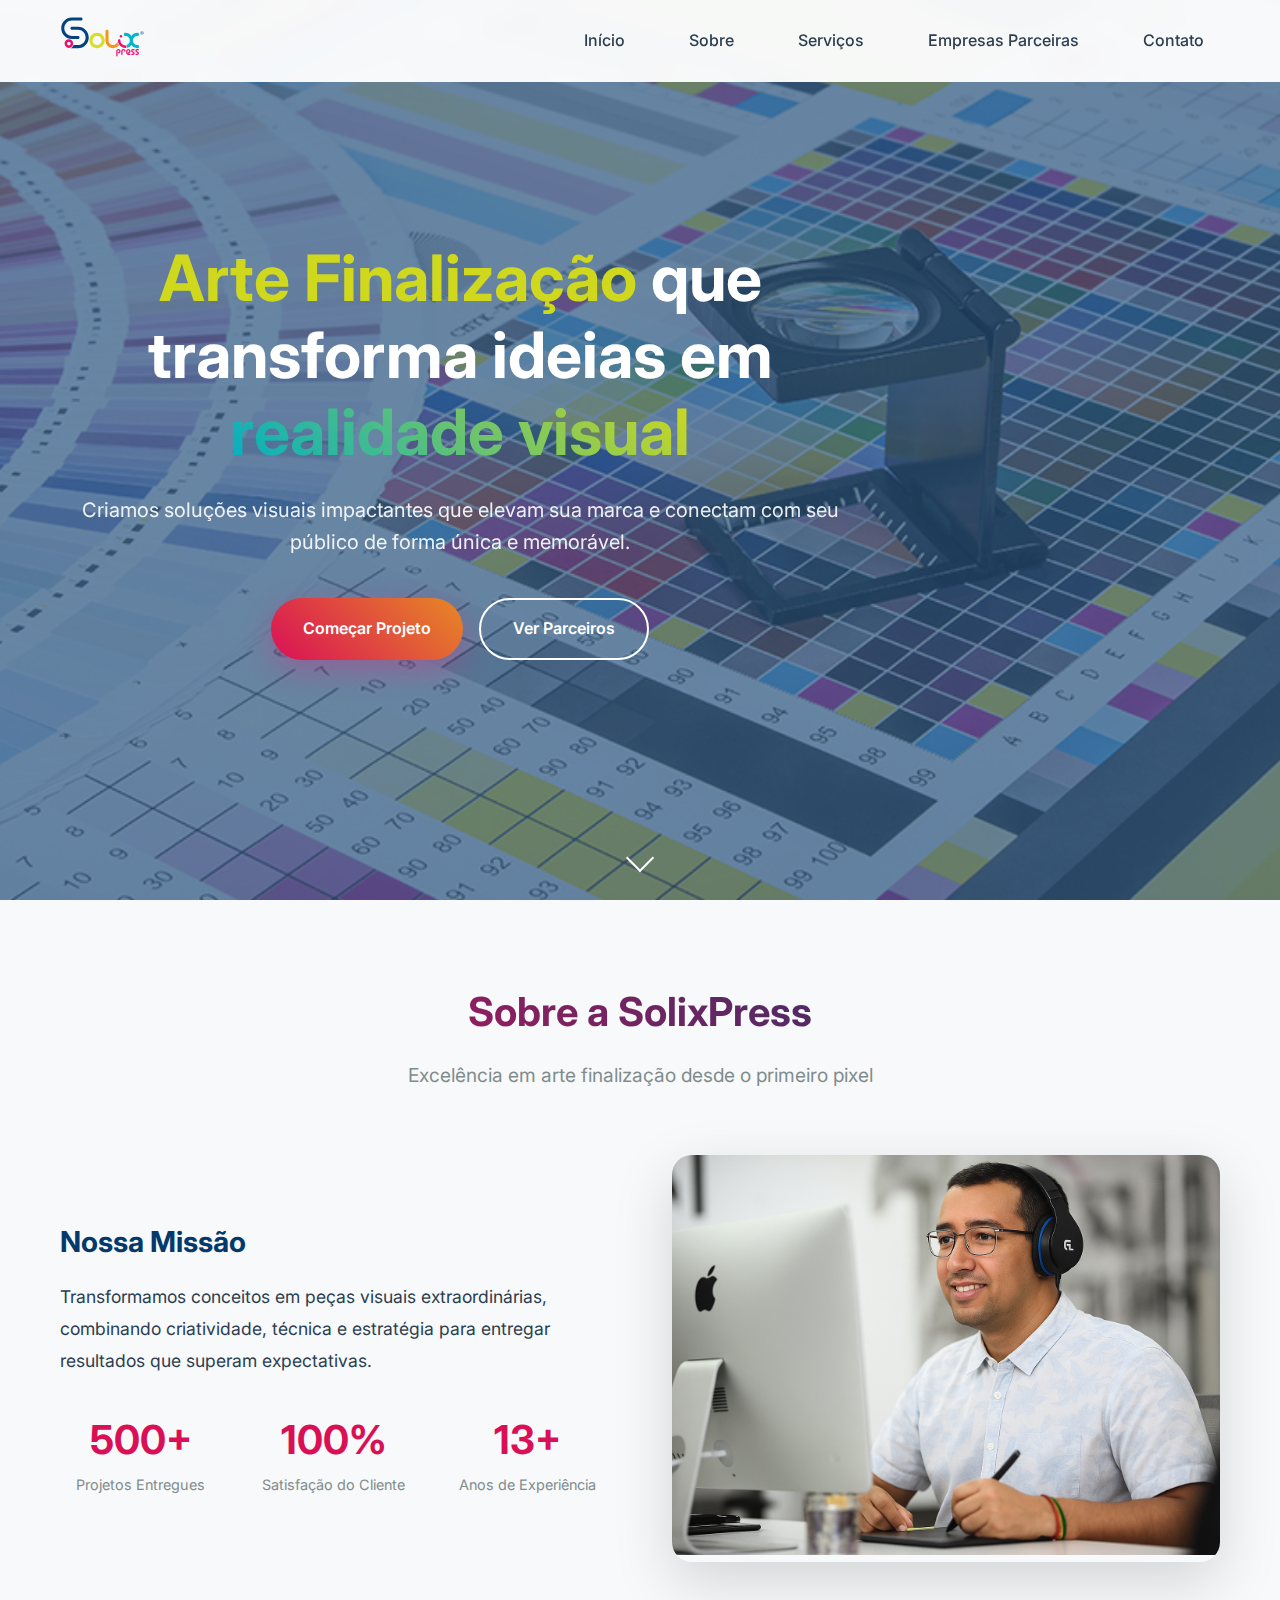
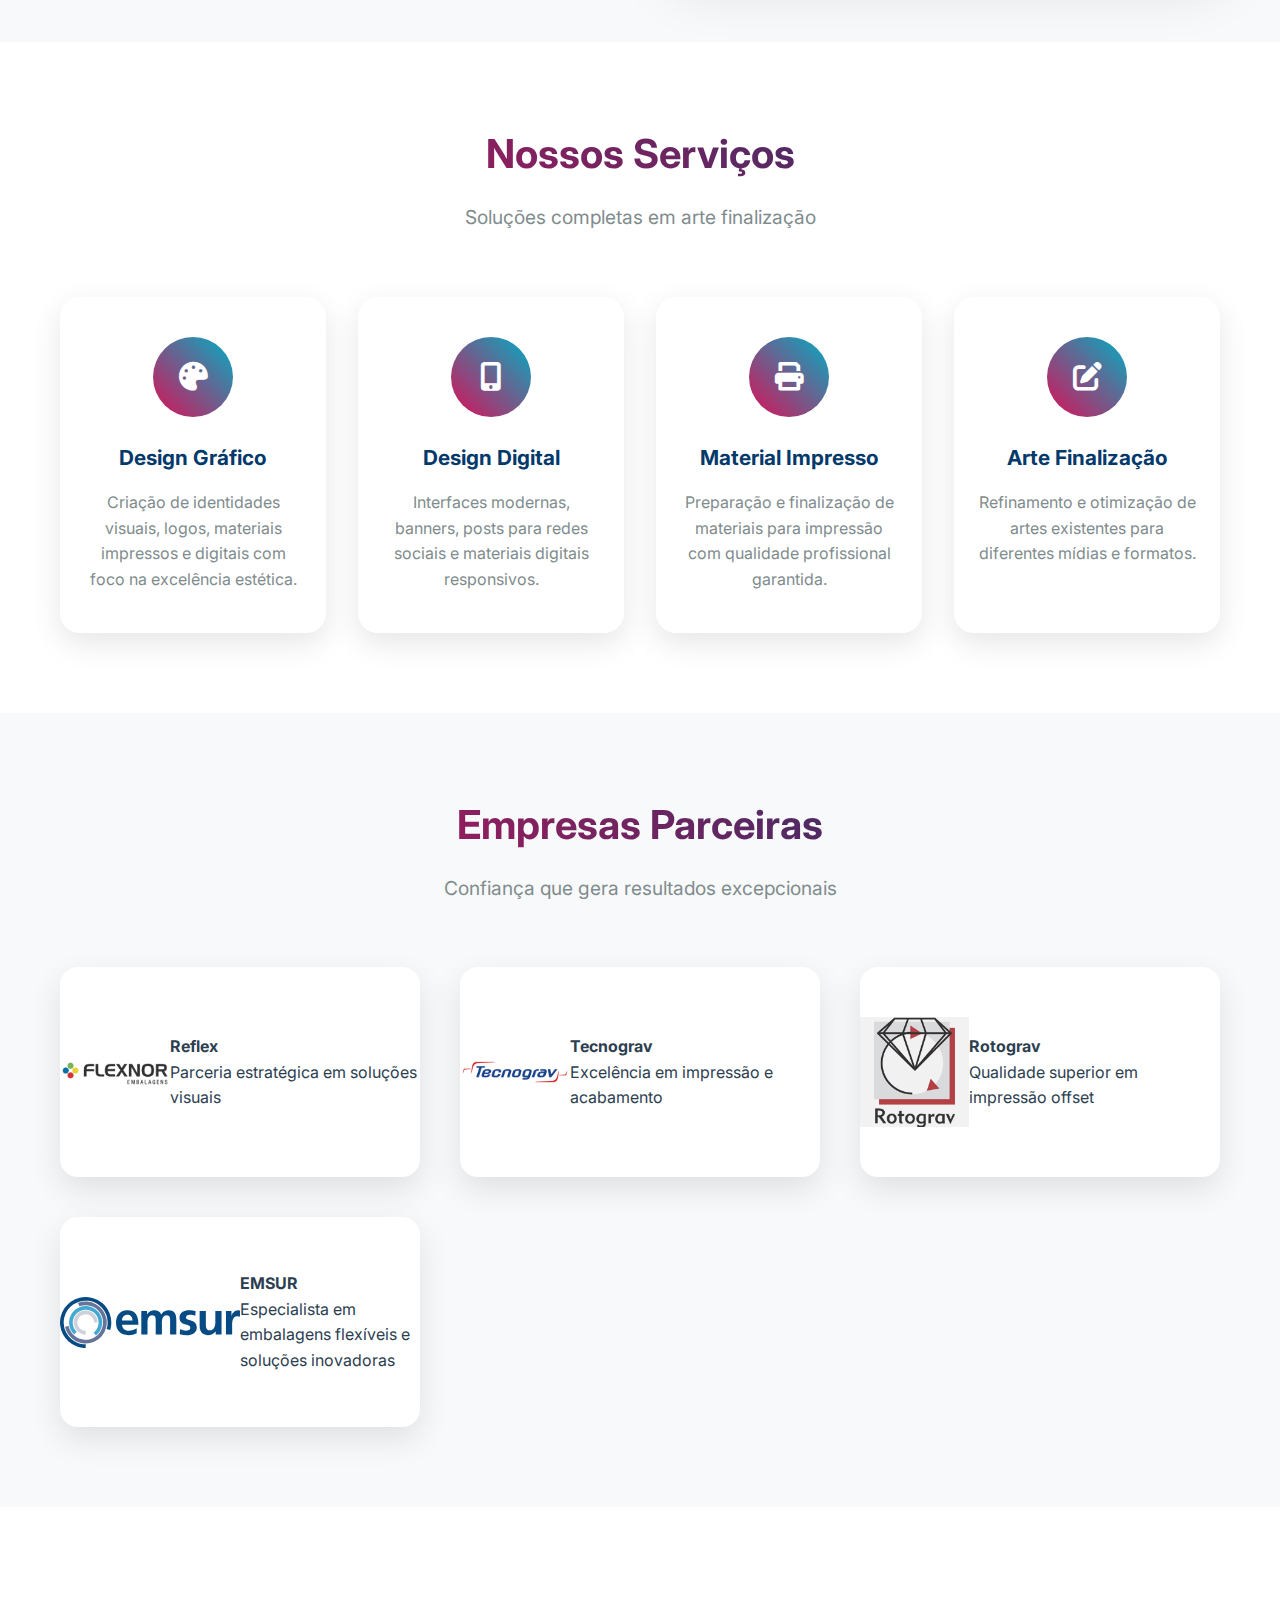
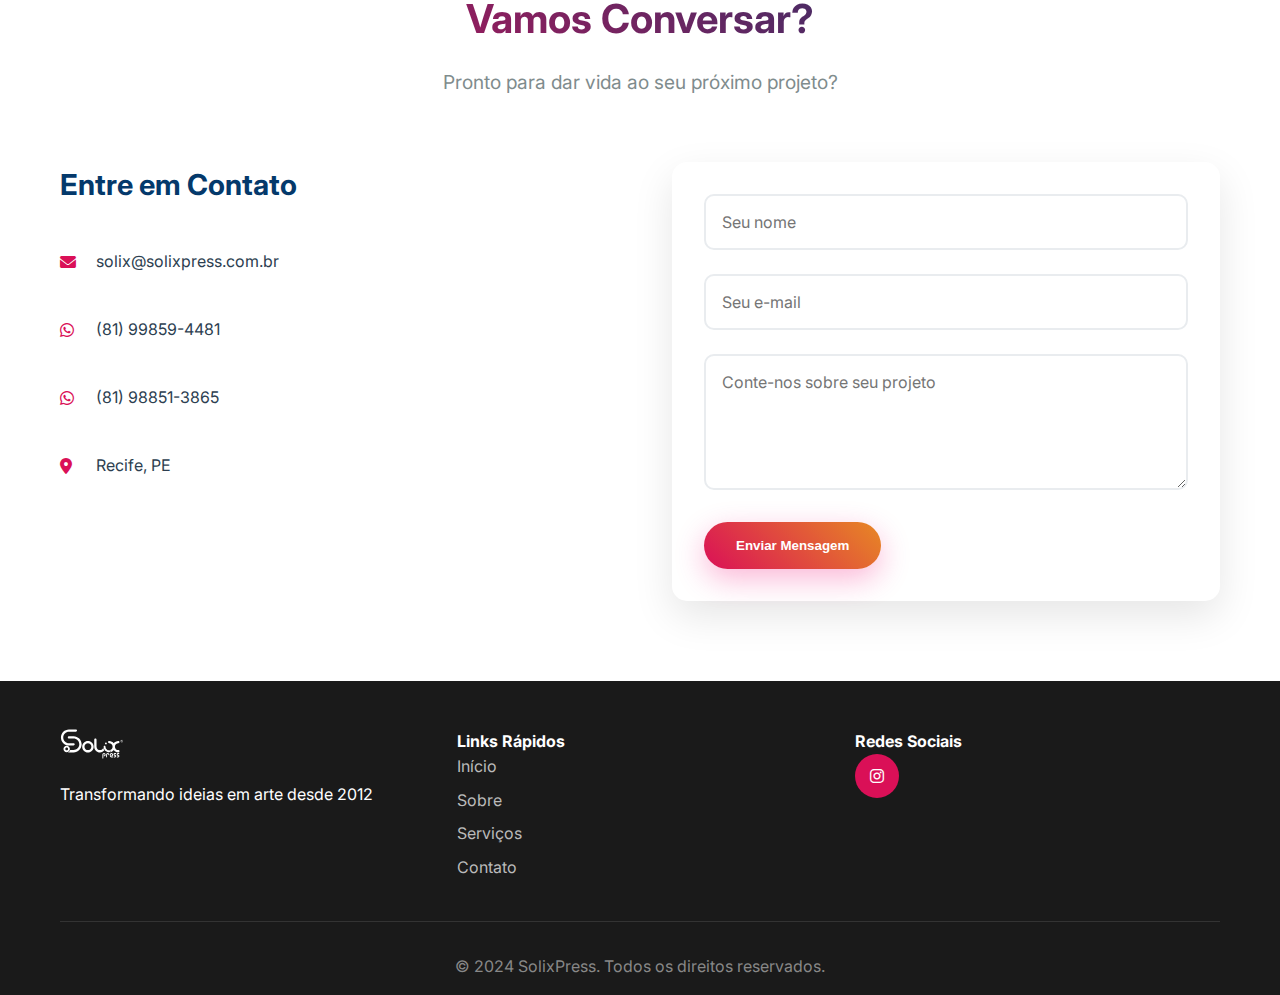
<file: index.html>
<!DOCTYPE html>
<html lang="pt-BR">
<head>
    <meta charset="UTF-8">
    <meta name="viewport" content="width=device-width, initial-scale=1.0">
    <title>SolixPress - Agência de Arte Finalização</title>
    <link rel="stylesheet" href="assets/css/style.css">
    <link href="https://fonts.googleapis.com/css2?family=Inter:wght@300;400;500;600;700&display=swap" rel="stylesheet">
    <link rel="stylesheet" href="https://cdnjs.cloudflare.com/ajax/libs/font-awesome/6.0.0/css/all.min.css">
</head>
<body>
    <!-- Header -->
    <header class="header">
        <nav class="navbar">
            <div class="container">
                <div class="nav-brand">
                    <img src="assets/icons/SVG/logo_solixpress_padrao_horizontal_color_fdo_claro.svg" alt="SolixPress" class="logo">
                </div>
                <div class="nav-menu" id="nav-menu">
                    <a href="#home" class="nav-link">Início</a>
                    <a href="pages/sobre.html" class="nav-link">Sobre</a>
                    <a href="#servicos" class="nav-link">Serviços</a>
                    <a href="#parceiros" class="nav-link">Empresas Parceiras</a>
                    <a href="#contato" class="nav-link">Contato</a>
                </div>
                <div class="nav-toggle" id="nav-toggle">
                    <span class="bar"></span>
                    <span class="bar"></span>
                    <span class="bar"></span>
                </div>
            </div>
        </nav>
    </header>

    <!-- Hero Section -->
    <section id="home" class="hero">
        <div class="hero-background"></div>
        <div class="container">
            <div class="hero-content">
                <h1 class="hero-title">
                    <span class="highlight">Arte Finalização</span>
                    que transforma ideias em <span class="gradient-text">realidade visual</span>
                </h1>
                <p class="hero-subtitle">
                    Criamos soluções visuais impactantes que elevam sua marca e conectam com seu público de forma única e memorável.
                </p>
                <div class="hero-buttons">
                    <a href="#contato" class="btn btn-primary">Começar Projeto</a>
                    <a href="#parceiros" class="btn btn-outline">Ver Parceiros</a>
                </div>
            </div>
        </div>
        <div class="scroll-indicator">
            <div class="scroll-arrow"></div>
        </div>
    </section>

    <!-- About Section -->
    <section id="sobre" class="about">
        <div class="container">
            <div class="section-header">
                <h2 class="section-title">Sobre a SolixPress</h2>
                <p class="section-subtitle">Excelência em arte finalização desde o primeiro pixel</p>
            </div>
            <div class="about-content">
                <div class="about-text">
                    <h3>Nossa Missão</h3>
                    <p>Transformamos conceitos em peças visuais extraordinárias, combinando criatividade, técnica e estratégia para entregar resultados que superam expectativas.</p>
                    
                    <div class="stats">
                        <div class="stat">
                            <span class="stat-number">500+</span>
                            <span class="stat-label">Projetos Entregues</span>
                        </div>
                        <div class="stat">
                            <span class="stat-number">100%</span>
                            <span class="stat-label">Satisfação do Cliente</span>
                        </div>
                        <div class="stat">
                            <span class="stat-number">13+</span>
                            <span class="stat-label">Anos de Experiência</span>
                        </div>
                    </div>
                </div>
                <div class="about-image">
                    <img src="assets/images/Homem trabalhando em um escritório moderno.png" alt="Nosso time trabalhando">
                </div>
            </div>
        </div>
    </section>

    <!-- Services Section -->
    <section id="servicos" class="services">
        <div class="container">
            <div class="section-header">
                <h2 class="section-title">Nossos Serviços</h2>
                <p class="section-subtitle">Soluções completas em arte finalização</p>
            </div>
            <div class="services-grid">
                <div class="service-card">
                    <div class="service-icon">
                        <i class="fas fa-palette"></i>
                    </div>
                    <h3>Design Gráfico</h3>
                    <p>Criação de identidades visuais, logos, materiais impressos e digitais com foco na excelência estética.</p>
                </div>
                <div class="service-card">
                    <div class="service-icon">
                        <i class="fas fa-mobile-alt"></i>
                    </div>
                    <h3>Design Digital</h3>
                    <p>Interfaces modernas, banners, posts para redes sociais e materiais digitais responsivos.</p>
                </div>
                <div class="service-card">
                    <div class="service-icon">
                        <i class="fas fa-print"></i>
                    </div>
                    <h3>Material Impresso</h3>
                    <p>Preparação e finalização de materiais para impressão com qualidade profissional garantida.</p>
                </div>
                <div class="service-card">
                    <div class="service-icon">
                        <i class="fas fa-edit"></i>
                    </div>
                    <h3>Arte Finalização</h3>
                    <p>Refinamento e otimização de artes existentes para diferentes mídias e formatos.</p>
                </div>
            </div>
        </div>
    </section>

    <!-- Partners Section -->
    <section id="parceiros" class="partners">
        <div class="container">
            <div class="section-header">
                <h2 class="section-title">Empresas Parceiras</h2>
                <p class="section-subtitle">Confiança que gera resultados excepcionais</p>
            </div>
            <div class="partners-grid">
                <div class="partner-item">
                    <img src="assets/icons/partners/Reflex-Photoroom.png" alt="Reflex">
                    <div class="partner-overlay">
                        <h4>Reflex</h4>
                        <p>Parceria estratégica em soluções visuais</p>
                    </div>
                </div>
                <div class="partner-item">
                    <img src="assets/icons/partners/Tecnograv-Photoroom.png" alt="Tecnograv">
                    <div class="partner-overlay">
                        <h4>Tecnograv</h4>
                        <p>Excelência em impressão e acabamento</p>
                    </div>
                </div>
                <div class="partner-item">
                    <img src="assets/icons/partners/rotograv_icon.png" alt="Rotograv">
                    <div class="partner-overlay">
                        <h4>Rotograv</h4>
                        <p>Qualidade superior em impressão offset</p>
                    </div>
                </div>
                <div class="partner-item">
                    <img src="assets/icons/partners/logo-emsur.svg" alt="EMSUR">
                    <div class="partner-overlay">
                        <h4>EMSUR</h4>
                        <p>Especialista em embalagens flexíveis e soluções inovadoras</p>
                    </div>
                </div>
            </div>
        </div>
    </section>

    <!-- Contact Section -->
    <section id="contato" class="contact">
        <div class="container">
            <div class="section-header">
                <h2 class="section-title">Vamos Conversar?</h2>
                <p class="section-subtitle">Pronto para dar vida ao seu próximo projeto?</p>
            </div>
            <div class="contact-content">
                <div class="contact-info">
                    <h3>Entre em Contato</h3>
                    <div class="contact-item">
                        <i class="fas fa-envelope"></i>
                        <span>solix@solixpress.com.br</span>
                    </div>
                    <div class="contact-item">
                        <i class="fab fa-whatsapp"></i>
                        <span>(81) 99859-4481</span>
                    </div>
                    <div class="contact-item">
                        <i class="fab fa-whatsapp"></i>
                        <span>(81) 98851-3865</span>
                    </div>
                    <div class="contact-item">
                        <i class="fas fa-map-marker-alt"></i>
                        <span>Recife, PE</span>
                    </div>
                </div>
                <form class="contact-form">
                    <div class="form-group">
                        <input type="text" placeholder="Seu nome" required>
                    </div>
                    <div class="form-group">
                        <input type="email" placeholder="Seu e-mail" required>
                    </div>
                    <div class="form-group">
                        <textarea placeholder="Conte-nos sobre seu projeto" rows="5" required></textarea>
                    </div>
                    <button type="submit" class="btn btn-primary">Enviar Mensagem</button>
                </form>
            </div>
        </div>
    </section>

    <!-- Footer -->
    <footer class="footer">
        <div class="container">
            <div class="footer-content">
                <div class="footer-brand">
                    <img src="assets/icons/SVG/logo_solixpress_padrao_horizontal_color_fdo_claro.svg" alt="SolixPress" class="footer-logo">
                    <p>Transformando ideias em arte desde 2012</p>
                </div>
                <div class="footer-links">
                    <h4>Links Rápidos</h4>
                    <a href="#home">Início</a>
                    <a href="pages/sobre.html">Sobre</a>
                    <a href="#servicos">Serviços</a>
                    <a href="#contato">Contato</a>
                </div>
                <div class="footer-social">
                    <h4>Redes Sociais</h4>
                    <div class="social-links">
                        <a href="https://www.instagram.com/solixpress/" target="_blank"><i class="fab fa-instagram"></i></a>
                    </div>
                </div>
            </div>
            <div class="footer-bottom">
                <p>&copy; 2024 SolixPress. Todos os direitos reservados.</p>
            </div>
        </div>
    </footer>

    <script src="assets/js/script.js"></script>
</body>
</html>
</file>
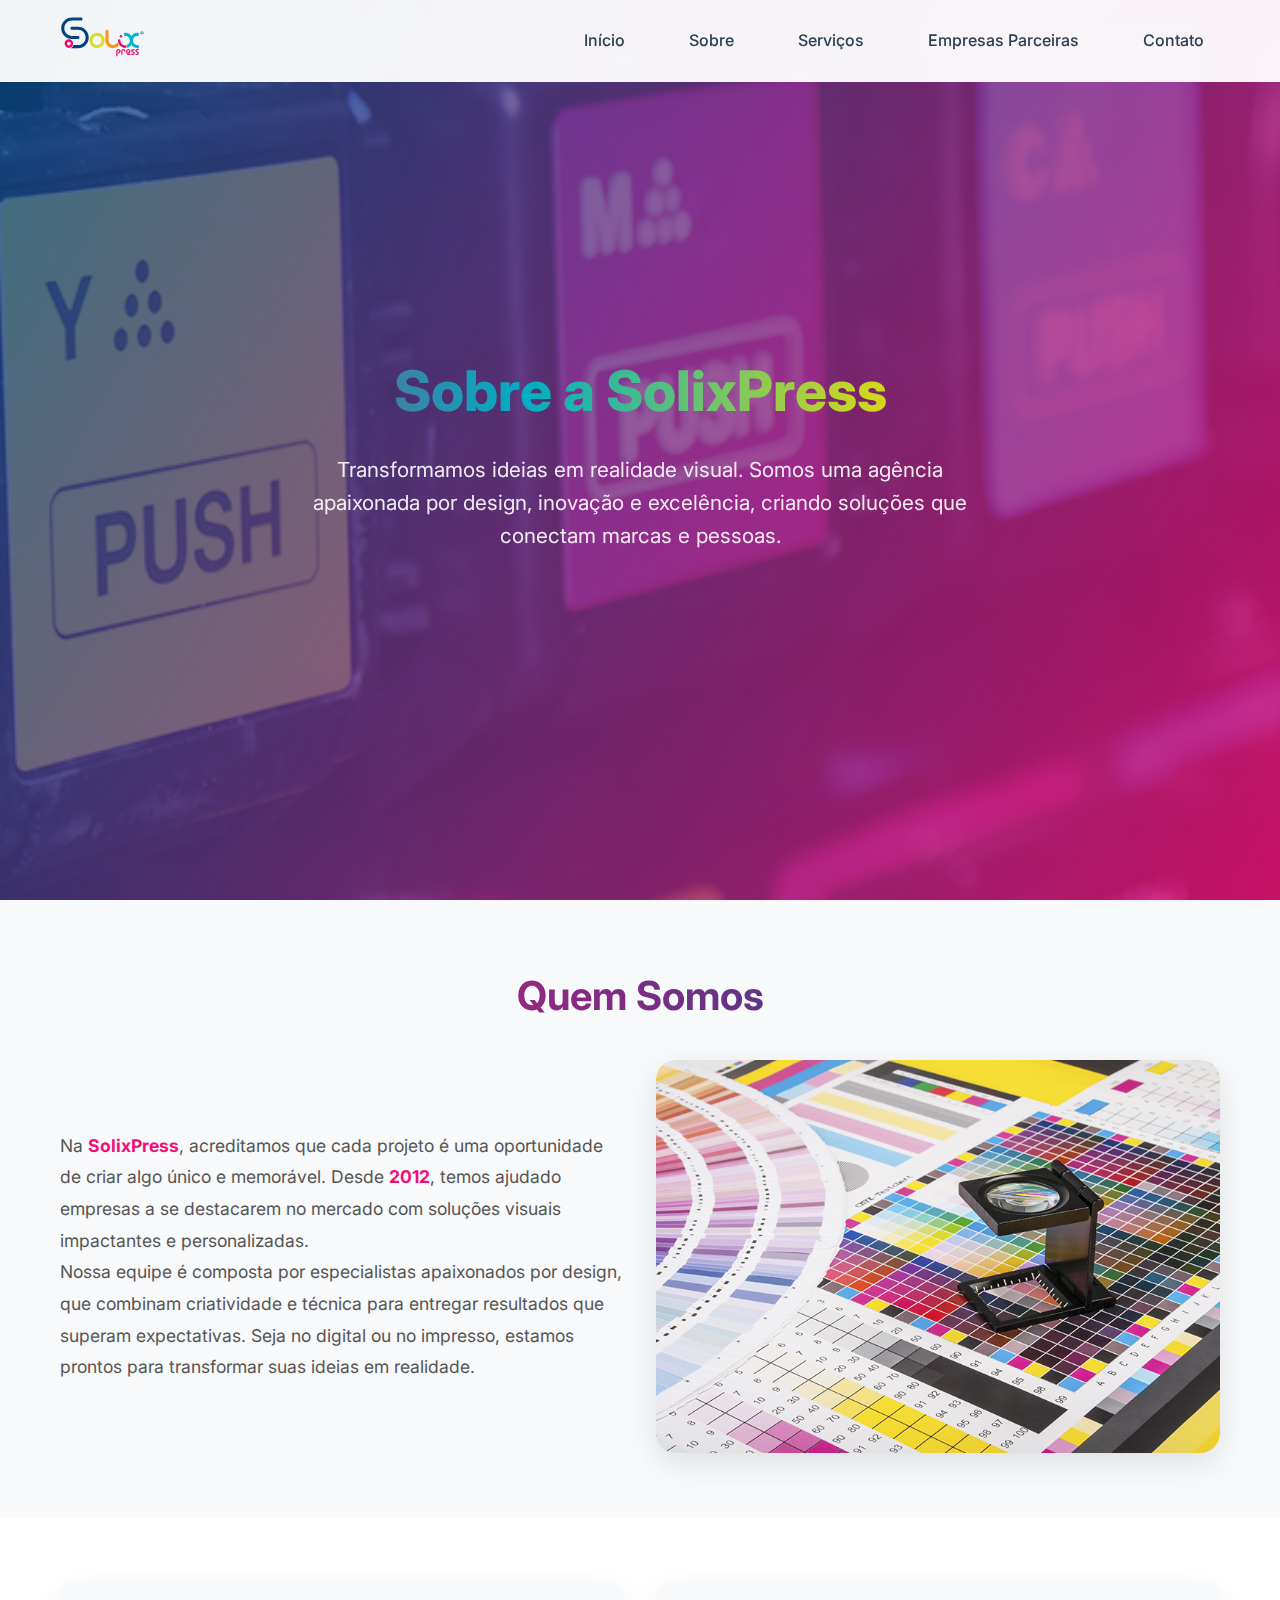
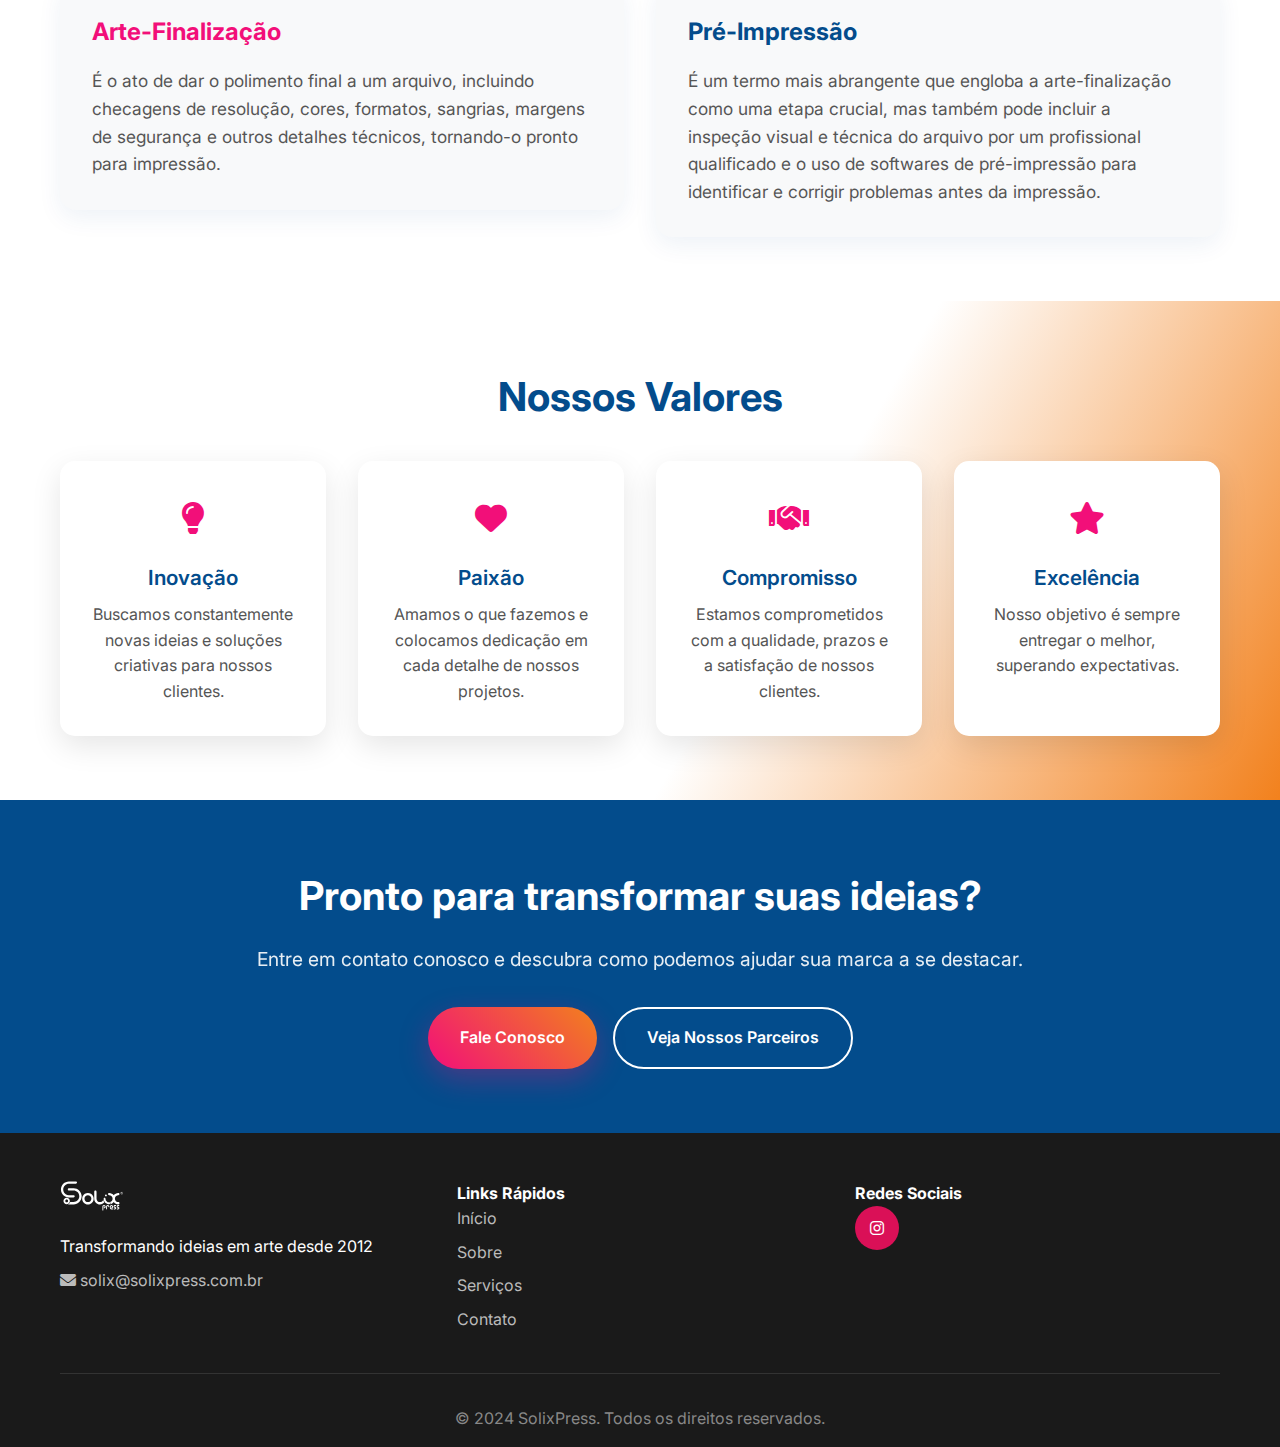
<file: pages/sobre.html>
<!DOCTYPE html>
<html lang="pt-BR">
<head>
    <meta charset="UTF-8">
    <meta name="viewport" content="width=device-width, initial-scale=1.0">
    <title>Sobre - SolixPress | Agência de Arte Finalização</title>
    <link rel="stylesheet" href="../assets/css/style.css">
    <link href="https://fonts.googleapis.com/css2?family=Inter:wght@300;400;500;600;700&display=swap" rel="stylesheet">
    <link rel="stylesheet" href="https://cdnjs.cloudflare.com/ajax/libs/font-awesome/6.0.0/css/all.min.css">
    <style>
        /* Estilos exclusivos para a página Sobre */
        .hero-sobre {
            position: relative;
            height: 100vh;
            display: flex;
            align-items: center;
            justify-content: center;
            text-align: center;
            color: white;
            background: linear-gradient(120deg, rgba(3,76,140,0.8), rgba(242,15,121,0.8)), url('../assets/images/background/img-1.jpg') center/cover no-repeat;
        }
        .hero-sobre h1 {
            font-size: 3.5rem;
            font-weight: 800;
            margin-bottom: 1rem;
            /* Gradiente atualizado para combinar com a logo e destacar do fundo */
            background: linear-gradient(90deg, #DA1057 0%, #00AEC4 40%, #D0D81D 70%, #E78824 100%);
            -webkit-background-clip: text;
            -webkit-text-fill-color: transparent;
            background-clip: text;
        }
        .hero-sobre p {
            font-size: 1.3rem;
            max-width: 700px;
            margin: 0 auto;
            opacity: 0.9;
        }
        .sobre-section {
            padding: 4rem 0;
            background: #f8f9fa;
        }
        .sobre-section h2 {
            font-size: 2.5rem;
            font-weight: 700;
            text-align: center;
            margin-bottom: 2rem;
            background: linear-gradient(90deg, #F20F79, #034C8C);
            -webkit-background-clip: text;
            -webkit-text-fill-color: transparent;
            background-clip: text;
        }
        .sobre-content {
            display: grid;
            grid-template-columns: 1fr 1fr;
            gap: 2rem;
            align-items: center;
        }
        .sobre-text {
            font-size: 1.1rem;
            line-height: 1.8;
            color: #555;
        }
        .sobre-text strong {
            color: #F20F79;
        }
        .sobre-image {
            border-radius: 20px;
            overflow: hidden;
            box-shadow: 0 10px 30px rgba(0, 0, 0, 0.1);
        }
        .sobre-image img {
            width: 100%;
            height: auto;
            display: block;
        }
        .valores-section {
            padding: 4rem 0;
            background: linear-gradient(120deg, #fff 60%, #F2811D 100%);
            text-align: center;
        }
        .valores-section h2 {
            font-size: 2.5rem;
            font-weight: 700;
            margin-bottom: 2rem;
            color: #034C8C;
        }
        .valores-grid {
            display: grid;
            grid-template-columns: repeat(auto-fit, minmax(250px, 1fr));
            gap: 2rem;
        }
        .valor-card {
            background: white;
            padding: 2rem;
            border-radius: 15px;
            box-shadow: 0 10px 30px rgba(0, 0, 0, 0.1);
            transition: transform 0.3s ease, box-shadow 0.3s ease;
        }
        .valor-card:hover {
            transform: translateY(-10px);
            box-shadow: 0 15px 40px rgba(0, 0, 0, 0.2);
        }
        .valor-icon {
            font-size: 2rem;
            color: #F20F79;
            margin-bottom: 1rem;
        }
        .valor-title {
            font-size: 1.3rem;
            font-weight: 600;
            margin-bottom: 0.5rem;
            color: #034C8C;
        }
        .valor-text {
            font-size: 1rem;
            color: #555;
            line-height: 1.6;
        }
        .cta-sobre {
            padding: 4rem 0;
            background: #034C8C;
            color: white;
            text-align: center;
        }
        .cta-sobre h2 {
            font-size: 2.5rem;
            margin-bottom: 1rem;
        }
        .cta-sobre p {
            font-size: 1.2rem;
            margin-bottom: 2rem;
            opacity: 0.9;
        }
        .cta-buttons {
            display: flex;
            gap: 1rem;
            justify-content: center;
            flex-wrap: wrap;
        }
        .cta-buttons a {
            padding: 1rem 2rem;
            border-radius: 50px;
            text-decoration: none;
            font-weight: 600;
            transition: all 0.3s ease;
        }
        .cta-buttons .btn-primary {
            background: linear-gradient(45deg, #F20F79, #F2811D);
            color: white;
            box-shadow: 0 10px 30px rgba(242, 15, 121, 0.3);
        }
        .cta-buttons .btn-primary:hover {
            transform: translateY(-3px);
            box-shadow: 0 15px 40px rgba(242, 15, 121, 0.4);
        }
        .cta-buttons .btn-outline {
            background: transparent;
            color: white;
            border: 2px solid white;
        }
        .cta-buttons .btn-outline:hover {
            background: white;
            color: #F20F79;
            transform: translateY(-3px);
        }
        @media (max-width: 1024px) {
            .sobre-content {
                grid-template-columns: 1fr;
                gap: 2rem;
            }
            
            .valores-grid {
                grid-template-columns: repeat(2, 1fr);
                gap: 1.5rem;
            }
            
            .hero-sobre {
                height: 70vh;
                min-height: 500px;
            }
        }

        @media (max-width: 768px) {
            .hero-sobre {
                height: 60vh;
                min-height: 400px;
                padding: 2rem 1rem;
            }
            
            .hero-sobre h1 {
                font-size: clamp(1.8rem, 6vw, 2.8rem);
                margin-bottom: 1rem;
                line-height: 1.2;
            }
            
            .hero-sobre p {
                font-size: 16px;
                padding: 0 0.5rem;
                line-height: 1.5;
            }
            
            .sobre-section,
            .valores-section,
            .cta-sobre {
                padding: 3rem 0;
            }
            
            .sobre-section h2,
            .valores-section h2,
            .cta-sobre h2 {
                font-size: clamp(1.8rem, 5vw, 2.2rem);
                margin-bottom: 1.5rem;
            }
            
            .sobre-content {
                grid-template-columns: 1fr;
                gap: 2rem;
            }
            
            .sobre-text {
                order: 2;
            }
            
            .sobre-image {
                order: 1;
                border-radius: 12px;
            }
            
            .valores-grid {
                grid-template-columns: 1fr;
                gap: 1.5rem;
            }
            
            .valor-card {
                padding: 1.5rem;
                border-radius: 12px;
                min-height: 140px;
            }
            
            .valor-icon {
                font-size: 1.8rem;
                margin-bottom: 1rem;
            }
            
            .valor-title {
                font-size: 1.2rem;
                margin-bottom: 0.8rem;
            }
            
            .cta-buttons {
                flex-direction: column;
                gap: 1rem;
                align-items: center;
                width: 100%;
            }
            
            .cta-buttons a {
                width: 100%;
                max-width: 280px;
                text-align: center;
                min-height: 48px;
                padding: 12px 24px;
            }
            
            .finalizacao-preimpressao-section {
                padding: 3rem 0 !important;
            }
            
            .finalizacao-preimpressao-section .container > div {
                flex-direction: column;
                gap: 1.5rem;
            }
            
            .finalizacao-preimpressao-section .container > div > div {
                min-width: auto;
                padding: 1.5rem;
            }
            
            .finalizacao-preimpressao-section .container > div > div h3 {
                font-size: 1.4rem !important;
                margin-bottom: 1rem !important;
            }
            
            .finalizacao-preimpressao-section .container > div > div p {
                font-size: 15px !important;
                line-height: 1.6 !important;
            }
        }

        @media (max-width: 480px) {
            .hero-sobre {
                height: 50vh;
                min-height: 350px;
                padding: 1rem 0.5rem;
            }
            
            .hero-sobre h1 {
                font-size: clamp(1.5rem, 7vw, 2.2rem);
            }
            
            .hero-sobre p {
                font-size: 14px;
                padding: 0 0.25rem;
            }
            
            .sobre-section,
            .valores-section,
            .cta-sobre {
                padding: 2.5rem 0;
            }
            
            .valor-card {
                padding: 1.2rem;
                min-height: 120px;
            }
            
            .valor-icon {
                font-size: 1.5rem;
            }
            
            .valor-title {
                font-size: 1.1rem;
            }
            
            .valor-text {
                font-size: 14px;
            }
            
            .cta-sobre h2 {
                font-size: clamp(1.4rem, 6vw, 2rem);
                margin-bottom: 1rem;
            }
            
            .cta-sobre p {
                font-size: 14px;
                margin-bottom: 1.5rem;
            }
            
            .finalizacao-preimpressao-section .container > div > div {
                padding: 1.2rem;
            }
            
            .finalizacao-preimpressao-section .container > div > div h3 {
                font-size: 1.2rem !important;
            }
            
            .finalizacao-preimpressao-section .container > div > div p {
                font-size: 14px !important;
            }
        }
        
        /* Landscape mobile para página sobre */
        @media (max-width: 768px) and (orientation: landscape) {
            .hero-sobre {
                height: 80vh;
                padding: 1rem;
            }
            
            .hero-sobre h1 {
                font-size: 2.2rem;
                margin-bottom: 0.5rem;
            }
            
            .hero-sobre p {
                font-size: 16px;
                margin-bottom: 0;
            }
            
            .valores-grid {
                grid-template-columns: repeat(2, 1fr);
                gap: 1rem;
            }
            
            .cta-buttons {
                flex-direction: row;
                justify-content: center;
            }
            
            .cta-buttons a {
                width: auto;
                min-width: 160px;
            }
        }

        /* Melhorias Responsivas Específicas da Página Sobre */
        
        /* Touch targets otimizados */
        .cta-buttons a {
            min-height: 48px;
            display: flex;
            align-items: center;
            justify-content: center;
            -webkit-tap-highlight-color: transparent;
        }
        
        .valor-card {
            cursor: pointer;
            touch-action: manipulation;
            -webkit-tap-highlight-color: transparent;
        }
        
        /* Container melhorado */
        .finalizacao-preimpressao-section .container > div {
            display: flex;
            flex-wrap: wrap;
            gap: 2rem;
            align-items: flex-start;
        }
        
        .finalizacao-preimpressao-section .container > div > div {
            flex: 1;
            min-width: 280px;
            background: #f8f9fa;
            border-radius: 16px;
            padding: 2rem;
            box-shadow: 0 8px 24px rgba(3,76,140,0.07);
            transition: all 0.3s ease;
        }
        
        .finalizacao-preimpressao-section .container > div > div:hover {
            transform: translateY(-5px);
            box-shadow: 0 12px 32px rgba(3,76,140,0.12);
        }
    </style>
</head>
<body>
    <!-- Header -->
    <header class="header">
        <nav class="navbar">
            <div class="container">
                <div class="nav-brand">
                    <img src="../assets/icons/SVG/logo_solixpress_padrao_horizontal_color_fdo_claro.svg" alt="SolixPress" class="logo">
                </div>
                <div class="nav-menu" id="nav-menu">
                    <a href="../index.html" class="nav-link">Início</a>
                    <a href="sobre.html" class="nav-link active">Sobre</a>
                    <a href="../index.html#servicos" class="nav-link">Serviços</a>
                    <a href="../index.html#parceiros" class="nav-link">Empresas Parceiras</a>
                    <a href="../index.html#contato" class="nav-link">Contato</a>
                </div>
                <div class="nav-toggle" id="nav-toggle">
                    <span class="bar"></span>
                    <span class="bar"></span>
                    <span class="bar"></span>
                </div>
            </div>
        </nav>
    </header>

    <!-- Hero Section -->
    <section class="hero-sobre">
        <div class="container">
            <h1>Sobre a SolixPress</h1>
            <p>
                Transformamos ideias em realidade visual. Somos uma agência apaixonada por design, inovação e excelência, criando soluções que conectam marcas e pessoas.
            </p>
        </div>
    </section>

    <!-- Sobre a Empresa -->
    <section class="sobre-section">
        <div class="container">
            <h2>Quem Somos</h2>
            <div class="sobre-content">
                <div class="sobre-text">
                    <p>
                        Na <strong>SolixPress</strong>, acreditamos que cada projeto é uma oportunidade de criar algo único e memorável. Desde <strong>2012</strong>, temos ajudado empresas a se destacarem no mercado com soluções visuais impactantes e personalizadas.
                    </p>
                    <p>
                        Nossa equipe é composta por especialistas apaixonados por design, que combinam criatividade e técnica para entregar resultados que superam expectativas. Seja no digital ou no impresso, estamos prontos para transformar suas ideias em realidade.
                    </p>
                </div>
                <div class="sobre-image">
                    <img src="../assets/images/background/img_about1-1.jpg" alt="Equipe SolixPress">
                </div>
            </div>
        </div>
    </section>

    <!-- Arte-Finalização e Pré-Impressão -->
    <section class="finalizacao-preimpressao-section" style="background: #fff; padding: 4rem 0;">
        <div class="container">
            <div style="display: flex; flex-wrap: wrap; gap: 2rem; align-items: flex-start;">
                <div style="flex:1; min-width:260px; background: #f8f9fa; border-radius: 16px; padding: 2rem; box-shadow: 0 8px 24px rgba(3,76,140,0.07);">
                    <h3 style="color: #F20F79; font-size: 1.5rem; margin-bottom: 1rem;">Arte-Finalização</h3>
                    <p style="color: #555; font-size: 1.08rem;">
                        É o ato de dar o polimento final a um arquivo, incluindo checagens de resolução, cores, formatos, sangrias, margens de segurança e outros detalhes técnicos, tornando-o pronto para impressão.
                    </p>
                </div>
                <div style="flex:1; min-width:260px; background: #f8f9fa; border-radius: 16px; padding: 2rem; box-shadow: 0 8px 24px rgba(3,76,140,0.07);">
                    <h3 style="color: #034C8C; font-size: 1.5rem; margin-bottom: 1rem;">Pré-Impressão</h3>
                    <p style="color: #555; font-size: 1.08rem;">
                        É um termo mais abrangente que engloba a arte-finalização como uma etapa crucial, mas também pode incluir a inspeção visual e técnica do arquivo por um profissional qualificado e o uso de softwares de pré-impressão para identificar e corrigir problemas antes da impressão.
                    </p>
                </div>
            </div>
        </div>
    </section>

    <!-- Valores da Empresa -->
    <section class="valores-section">
        <div class="container">
            <h2>Nossos Valores</h2>
            <div class="valores-grid">
                <div class="valor-card">
                    <div class="valor-icon"><i class="fas fa-lightbulb"></i></div>
                    <div class="valor-title">Inovação</div>
                    <div class="valor-text">Buscamos constantemente novas ideias e soluções criativas para nossos clientes.</div>
                </div>
                <div class="valor-card">
                    <div class="valor-icon"><i class="fas fa-heart"></i></div>
                    <div class="valor-title">Paixão</div>
                    <div class="valor-text">Amamos o que fazemos e colocamos dedicação em cada detalhe de nossos projetos.</div>
                </div>
                <div class="valor-card">
                    <div class="valor-icon"><i class="fas fa-handshake"></i></div>
                    <div class="valor-title">Compromisso</div>
                    <div class="valor-text">Estamos comprometidos com a qualidade, prazos e a satisfação de nossos clientes.</div>
                </div>
                <div class="valor-card">
                    <div class="valor-icon"><i class="fas fa-star"></i></div>
                    <div class="valor-title">Excelência</div>
                    <div class="valor-text">Nosso objetivo é sempre entregar o melhor, superando expectativas.</div>
                </div>
            </div>
        </div>
    </section>

    <!-- Call to Action -->
    <section class="cta-sobre">
        <div class="container">
            <h2>Pronto para transformar suas ideias?</h2>
            <p>Entre em contato conosco e descubra como podemos ajudar sua marca a se destacar.</p>
            <div class="cta-buttons">
                <a href="../index.html#contato" class="btn btn-primary">Fale Conosco</a>
                <a href="../index.html#parceiros" class="btn btn-outline">Veja Nossos Parceiros</a>
            </div>
        </div>
    </section>

    <!-- Footer -->
    <footer class="footer">
        <div class="container">
            <div class="footer-content">
                <div class="footer-brand">
                    <img src="../assets/icons/SVG/logo_solixpress_padrao_horizontal_color_fdo_claro.svg" alt="SolixPress" class="footer-logo">
                    <p>Transformando ideias em arte desde 2012</p>
                    <p style="font-size:1rem; color:#bbb; margin-top:0.5rem;">
                        <i class="fas fa-envelope"></i> solix@solixpress.com.br
                    </p>
                </div>
                <div class="footer-links">
                    <h4>Links Rápidos</h4>
                    <a href="../index.html">Início</a>
                    <a href="sobre.html">Sobre</a>
                    <a href="../index.html#servicos">Serviços</a>
                    <a href="../index.html#contato">Contato</a>
                </div>
                <div class="footer-social">
                    <h4>Redes Sociais</h4>
                    <div class="social-links">
                        <a href="https://www.instagram.com/solixpress/" target="_blank"><i class="fab fa-instagram"></i></a>
                    </div>
                </div>
            </div>
            <div class="footer-bottom">
                <p>&copy; 2024 SolixPress. Todos os direitos reservados.</p>
            </div>
        </div>
    </footer>

    <script src="../assets/js/script.js"></script>
</body>
</html>
</file>
<file: assets/css/style.css>
:root {
    /* Cores Principais da Marca */
    --primary-color: #DA1057; /* VERMELHO - RGB 218, 16, 87 */
    --secondary-color: #04396B; /* AZUL - RGB 4, 57, 107 */
    --accent-1: #00AEC4; /* TURQUESA - RGB 0, 174, 196 */
    --accent-2: #D0D81D; /* VERDE - RGB 208, 216, 29 */
    --accent-3: #E78824; /* LARANJA - RGB 231, 136, 36 */
    
    /* Cores Secundárias */
    --secondary-blue-1: #3772A7; /* RGB 55, 114, 167 */
    --secondary-blue-2: #87ACD4; /* RGB 135, 172, 212 */
    --secondary-green: #8CBD3B; /* RGB 140, 189, 59 */
    --secondary-orange-1: #DF632A; /* RGB 223, 99, 42 */
    --secondary-orange-2: #F4B812; /* RGB 244, 184, 18 */
    --secondary-red-1: #DA2B45; /* RGB 218, 43, 69 */
    --secondary-red-2: #DD3D6A; /* RGB 221, 61, 106 */
    --secondary-yellow: #E8E200; /* RGB 232, 226, 0 */
    --secondary-turquesa-1: #009DB3; /* RGB 0, 157, 179 */
    --secondary-turquesa-2: #17B4D6; /* RGB 23, 180, 214 */
    
    /* Cores Neutras */
    --neutral-gray-1: #959C9D; /* RGB 149, 156, 157 */
    --neutral-gray-2: #C5C4C3; /* RGB 197, 196, 195 */
    
    /* Cores de Texto e Fundos */
    --text-dark: #2c3e50;
    --text-light: #7f8c8d;
    --background-light: #ffffff;
    --background-dark: #1a1a1a;
    --shadow-light: rgba(0, 0, 0, 0.1);
    --shadow-medium: rgba(0, 0, 0, 0.15);
    --shadow-heavy: rgba(0, 0, 0, 0.3);
}

* {
    margin: 0;
    padding: 0;
    box-sizing: border-box;
}

html {
    scroll-behavior: smooth;
}

body {
    font-family: 'Inter', sans-serif;
    line-height: 1.6;
    color: var(--text-dark);
    overflow-x: hidden;
}

.container {
    max-width: 1200px;
    margin: 0 auto;
    padding: 0 20px;
    width: 100%;
}

/* Header */
.header {
    position: fixed;
    top: 0;
    width: 100%;
    background: rgba(255, 255, 255, 0.95);
    backdrop-filter: blur(10px);
    z-index: 1000;
    transition: all 0.3s ease;
}

.navbar {
    padding: 1rem 0;
}

.navbar .container {
    display: flex;
    justify-content: space-between;
    align-items: center;
}

.logo {
    height: 40px;
    width: auto;
}

.nav-menu {
    display: flex;
    gap: 2rem;
}

.nav-link {
    text-decoration: none;
    color: var(--text-dark);
    font-weight: 500;
    transition: color 0.3s ease;
    position: relative;
    padding: 12px 16px;
    border-radius: 8px;
}

.nav-link:hover {
    color: var(--primary-color);
}

.nav-link::after {
    content: '';
    position: absolute;
    bottom: -5px;
    left: 0;
    width: 0;
    height: 2px;
    background: linear-gradient(90deg, var(--primary-color), var(--accent-1));
    transition: width 0.3s ease;
}

.nav-link:hover::after {
    width: 100%;
}

.nav-toggle {
    display: none;
    flex-direction: column;
    cursor: pointer;
    padding: 8px;
    border-radius: 6px;
    background: transparent;
    border: none;
    z-index: 1001;
}

.nav-toggle:hover {
    background: rgba(0, 0, 0, 0.05);
}

.bar {
    width: 25px;
    height: 3px;
    background: var(--text-dark);
    margin: 3px 0;
    transition: all 0.3s ease;
    border-radius: 2px;
}

/* Hero Section */
.hero {
    min-height: 100vh;
    min-height: 100dvh; /* Dynamic viewport height */
    position: relative;
    display: flex;
    align-items: center;
    justify-content: center;
    text-align: center;
    overflow: hidden;
}

.hero-background {
    position: absolute;
    top: 0;
    left: 0;
    width: 100%;
    height: 100%;
    background: linear-gradient(135deg, var(--primary-color) 0%, var(--secondary-color) 50%, var(--accent-1) 100%);
    opacity: 0.9;
    z-index: -1;
}

.hero-background::before {
    content: '';
    position: absolute;
    top: 0;
    left: 0;
    width: 100%;
    height: 100%;
    background: url('../images/background/img_about1-1.jpg') center/cover;
    z-index: -2;
}

.hero-background::after {
    content: '';
    position: absolute;
    top: 0;
    left: 0;
    width: 100%;
    height: 100%;
    background: rgba(4,57,107,0.65);
    z-index: -1;
}

.hero-content {
    max-width: 800px;
    color: white;
    z-index: 2;
    padding: 2rem 1rem;
}

.hero-title {
    font-size: clamp(2.5rem, 5vw, 4rem);
    font-weight: 700;
    margin-bottom: 1.5rem;
    line-height: 1.2;
}

.highlight {
    color: var(--accent-2);
}

.gradient-text {
    background: linear-gradient(45deg, var(--accent-1), var(--accent-2));
    -webkit-background-clip: text;
    -webkit-text-fill-color: transparent;
    background-clip: text;
}

.hero-subtitle {
    font-size: 1.25rem;
    margin-bottom: 2.5rem;
    opacity: 0.9;
}

.hero-buttons {
    display: flex;
    gap: 1rem;
    justify-content: center;
    flex-wrap: wrap;
}

.btn {
    padding: 1rem 2rem;
    border: none;
    border-radius: 50px;
    text-decoration: none;
    font-weight: 600;
    transition: all 0.3s ease;
    cursor: pointer;
    display: inline-block;
    position: relative;
    overflow: hidden;
    user-select: none;
    -webkit-tap-highlight-color: transparent;
}

.btn::before {
    content: '';
    position: absolute;
    top: 50%;
    left: 50%;
    width: 0;
    height: 0;
    border-radius: 50%;
    background: rgba(255, 255, 255, 0.3);
    transition: width 0.3s, height 0.3s;
    transform: translate(-50%, -50%);
    z-index: 0;
}

.btn:active::before {
    width: 300px;
    height: 300px;
}

.btn > * {
    position: relative;
    z-index: 1;
}

.btn-primary {
    background: linear-gradient(45deg, var(--primary-color), var(--accent-3));
    color: white;
    box-shadow: 0 10px 30px rgba(242, 15, 121, 0.3);
}

.btn-primary:hover {
    transform: translateY(-3px);
    box-shadow: 0 15px 40px rgba(242, 15, 121, 0.4);
}

.btn-outline {
    background: transparent;
    color: white;
    border: 2px solid white;
}

.btn-outline:hover {
    background: white;
    color: var(--primary-color);
    transform: translateY(-3px);
}

.scroll-indicator {
    position: absolute;
    bottom: 2rem;
    left: 50%;
    transform: translateX(-50%);
    animation: bounce 2s infinite;
}

.scroll-arrow {
    width: 20px;
    height: 20px;
    border-right: 2px solid white;
    border-bottom: 2px solid white;
    transform: rotate(45deg);
}

@keyframes bounce {
    0%, 20%, 50%, 80%, 100% {
        transform: translateX(-50%) translateY(0);
    }
    40% {
        transform: translateX(-50%) translateY(-10px);
    }
    60% {
        transform: translateX(-50%) translateY(-5px);
    }
}

/* Section Styles */
section {
    padding: 5rem 0;
}

.section-header {
    text-align: center;
    margin-bottom: 4rem;
}

.section-title {
    font-size: 2.5rem;
    font-weight: 700;
    margin-bottom: 1rem;
    background: linear-gradient(45deg, var(--primary-color), var(--secondary-color));
    -webkit-background-clip: text;
    -webkit-text-fill-color: transparent;
    background-clip: text;
}

.section-subtitle {
    font-size: 1.2rem;
    color: var(--text-light);
}

/* About Section */
.about {
    background: #f8f9fa;
}

.about-content {
    display: grid;
    grid-template-columns: 1fr 1fr;
    gap: 4rem;
    align-items: center;
}

.about-text h3 {
    font-size: 1.8rem;
    margin-bottom: 1rem;
    color: var(--secondary-color);
}

.about-text p {
    font-size: 1.1rem;
    line-height: 1.8;
    margin-bottom: 2rem;
}

.stats {
    display: grid;
    grid-template-columns: repeat(3, 1fr);
    gap: 2rem;
}

.stat {
    text-align: center;
}

.stat-number {
    display: block;
    font-size: 2.5rem;
    font-weight: 700;
    color: var(--primary-color);
}

.stat-label {
    font-size: 0.9rem;
    color: var(--text-light);
}

.about-image {
    position: relative;
    border-radius: 20px;
    overflow: hidden;
    box-shadow: 0 20px 60px var(--shadow-medium);
}

.about-image img {
    width: 100%;
    height: 400px;
    object-fit: cover;
}

/* Services Section */
.services-grid {
    display: grid;
    grid-template-columns: repeat(auto-fit, minmax(250px, 1fr));
    gap: 2rem;
}

.service-card {
    background: white;
    padding: 2.5rem 1.5rem;
    border-radius: 20px;
    text-align: center;
    box-shadow: 0 10px 30px var(--shadow-light);
    transition: all 0.3s ease;
    position: relative;
    overflow: hidden;
}

.service-card::before {
    content: '';
    position: absolute;
    top: 0;
    left: -100%;
    width: 100%;
    height: 4px;
    background: linear-gradient(90deg, var(--primary-color), var(--accent-1));
    transition: left 0.3s ease;
}

.service-card:hover::before {
    left: 0;
}

.service-card:hover {
    transform: translateY(-10px);
    box-shadow: 0 20px 50px var(--shadow-medium);
}

.service-icon {
    width: 80px;
    height: 80px;
    background: linear-gradient(45deg, var(--primary-color), var(--accent-1));
    border-radius: 50%;
    display: flex;
    align-items: center;
    justify-content: center;
    margin: 0 auto 1.5rem;
    font-size: 1.8rem;
    color: white;
}

.service-card h3 {
    font-size: 1.3rem;
    margin-bottom: 1rem;
    color: var(--secondary-color);
}

.service-card p {
    color: var(--text-light);
    line-height: 1.6;
}

/* Portfolio Section */
.portfolio {
    background: #f8f9fa;
}

.portfolio-grid {
    display: grid;
    grid-template-columns: repeat(auto-fit, minmax(300px, 1fr));
    gap: 2rem;
}

.portfolio-item {
    position: relative;
    border-radius: 15px;
    overflow: hidden;
    box-shadow: 0 15px 40px var(--shadow-light);
    transition: all 0.3s ease;
}

.portfolio-item:hover {
    transform: translateY(-5px);
    box-shadow: 0 25px 60px var(--shadow-medium);
}

.portfolio-item img {
    width: 100%;
    height: 250px;
    object-fit: cover;
    transition: transform 0.3s ease;
}

.portfolio-item:hover img {
    transform: scale(1.1);
}

.portfolio-overlay {
    position: absolute;
    bottom: 0;
    left: 0;
    right: 0;
    background: linear-gradient(transparent, rgba(0, 0, 0, 0.8));
    color: white;
    padding: 2rem 1.5rem 1.5rem;
    transform: translateY(100%);
    transition: transform 0.3s ease;
}

.portfolio-item:hover .portfolio-overlay {
    transform: translateY(0);
}

.portfolio-overlay h4 {
    font-size: 1.2rem;
    margin-bottom: 0.5rem;
}

/* Contact Section */
.contact-content {
    display: grid;
    grid-template-columns: 1fr 1fr;
    gap: 4rem;
}

.contact-info h3 {
    font-size: 1.8rem;
    margin-bottom: 2rem;
    color: var(--secondary-color);
}

.contact-item {
    display: flex;
    align-items: center;
    gap: 1rem;
    margin-bottom: 1.5rem;
}

.contact-item i {
    width: 20px;
    color: var(--primary-color);
}

.contact-form {
    background: white;
    padding: 2rem;
    border-radius: 15px;
    box-shadow: 0 15px 40px var(--shadow-light);
}

.form-group {
    margin-bottom: 1.5rem;
}

.form-group input,
.form-group textarea {
    width: 100%;
    padding: 1rem;
    border: 2px solid #e9ecef;
    border-radius: 10px;
    font-family: inherit;
    transition: border-color 0.3s ease;
    min-height: 44px;
    font-size: 16px; /* Previne zoom no iOS */
    -webkit-appearance: none;
}

.form-group input:focus,
.form-group textarea:focus {
    outline: none;
    border-color: var(--primary-color);
}

/* Footer */
.footer {
    background: var(--background-dark);
    color: white;
    padding: 3rem 0 1rem;
}

.footer-content {
    display: grid;
    grid-template-columns: repeat(auto-fit, minmax(250px, 1fr));
    gap: 2rem;
    margin-bottom: 2rem;
}

.footer-logo {
    height: 30px;
    margin-bottom: 1rem;
    filter: brightness(0) invert(1);
}

.footer-links a {
    display: block;
    color: #bbb;
    text-decoration: none;
    margin-bottom: 0.5rem;
    transition: color 0.3s ease;
}

.footer-links a:hover {
    color: var(--primary-color);
}

.social-links {
    display: flex;
    gap: 1rem;
}

.social-links a {
    width: 40px;
    height: 40px;
    background: var(--primary-color);
    border-radius: 50%;
    display: flex;
    align-items: center;
    justify-content: center;
    color: white;
    text-decoration: none;
    transition: all 0.3s ease;
}

.social-links a:hover {
    background: var(--accent-1);
    transform: translateY(-3px);
}

.footer-bottom {
    text-align: center;
    padding-top: 2rem;
    border-top: 1px solid #333;
    color: #888;
}

/* Partners Section */
.partners {
    padding: 5rem 0;
    background: #f8f9fa;
}

.partners-grid {
    display: grid;
    grid-template-columns: repeat(auto-fit, minmax(320px, 1fr));
    gap: 2.5rem;
    justify-items: center;
    align-items: start;
}

.partner-item {
    position: relative;
    border-radius: 18px;
    overflow: hidden;
    box-shadow: 0 12px 32px var(--shadow-light);
    transition: all 0.3s cubic-bezier(0.4, 0, 0.2, 1);
    background: white;
    height: 210px;
    width: 100%;
    max-width: 400px;
    display: flex;
    align-items: center;
    justify-content: center;
    cursor: pointer;
    touch-action: manipulation;
}

.partner-item:hover,
.partner-item:focus {
    transform: translateY(-8px) scale(1.02);
    box-shadow: 0 20px 48px var(--shadow-medium);
}

.partner-item img {
    max-width: 180px;
    max-height: 110px;
    width: auto;
    height: auto;
    object-fit: contain;
    transition: all 0.3s ease;
    filter: grayscale(0.1) brightness(0.95);
}

.partner-item:hover img {
    transform: scale(1.05);
    filter: grayscale(0) brightness(1.05);
}

/* MELHORIAS DE TOUCH TARGETS E RESPONSIVIDADE */

/* Prevenção de overflow horizontal */
html, body {
    overflow-x: hidden;
    width: 100%;
    position: relative;
}

/* Container fluido melhorado */
.container {
    max-width: 1200px;
    margin: 0 auto;
    padding: 0 20px;
    width: 100%;
}

/* Touch targets mínimos de 44px */
.btn, .nav-link, .nav-toggle {
    min-height: 44px;
    min-width: 44px;
    display: flex;
    align-items: center;
    justify-content: center;
}

.nav-link {
    padding: 12px 16px;
    border-radius: 8px;
    transition: all 0.3s ease;
}

/* Menu mobile melhorado */
.nav-menu {
    display: flex;
    gap: 2rem;
}

.nav-toggle {
    display: none;
    flex-direction: column;
    cursor: pointer;
    padding: 8px;
    border-radius: 6px;
    background: transparent;
    border: none;
    z-index: 1001;
}

.nav-toggle:hover {
    background: rgba(0, 0, 0, 0.05);
}

.bar {
    width: 25px;
    height: 3px;
    background: var(--text-dark);
    margin: 3px 0;
    transition: all 0.3s ease;
    border-radius: 2px;
}

/* Botões com touch feedback */
.btn {
    position: relative;
    overflow: hidden;
    user-select: none;
    -webkit-tap-highlight-color: transparent;
}

.btn::before {
    content: '';
    position: absolute;
    top: 50%;
    left: 50%;
    width: 0;
    height: 0;
    border-radius: 50%;
    background: rgba(255, 255, 255, 0.3);
    transition: width 0.3s, height 0.3s;
    transform: translate(-50%, -50%);
    z-index: 0;
}

.btn:active::before {
    width: 300px;
    height: 300px;
}

.btn > * {
    position: relative;
    z-index: 1;
}

/* Cards com touch otimizado */
.service-card, .partner-item, .portfolio-item {
    cursor: pointer;
    -webkit-tap-highlight-color: transparent;
    touch-action: manipulation;
}

/* Links e inputs com área de toque ampliada */
.contact-item {
    min-height: 44px;
    display: flex;
    align-items: center;
    gap: 1rem;
    padding: 8px 0;
}

.social-links a {
    min-width: 44px;
    min-height: 44px;
    display: flex;
    align-items: center;
    justify-content: center;
}

/* Form inputs otimizados para mobile */
.form-group input,
.form-group textarea {
    min-height: 44px;
    font-size: 16px; /* Previne zoom no iOS */
    -webkit-appearance: none;
    border-radius: 10px;
}

/* Scroll suave e otimizado */
html {
    scroll-behavior: smooth;
    -webkit-overflow-scrolling: touch;
}

/* Prevenção de scroll durante menu aberto */
body.nav-open {
    overflow: hidden;
    position: fixed;
    width: 100%;
}

/* Classes utilitárias responsivas */
.hide-mobile {
    display: block;
}

.show-mobile {
    display: none;
}

.text-center-mobile {
    text-align: left;
}

.full-width-mobile {
    width: auto;
}

/* Melhorias específicas para seção parceiros */
.partners-grid {
    display: grid;
    grid-template-columns: repeat(auto-fit, minmax(320px, 1fr));
    gap: 2.5rem;
    justify-items: center;
    align-items: start;
}

.partner-item {
    position: relative;
    border-radius: 18px;
    overflow: hidden;
    box-shadow: 0 12px 32px var(--shadow-light);
    transition: all 0.3s cubic-bezier(0.4, 0, 0.2, 1);
    background: white;
    height: 210px;
    width: 100%;
    max-width: 400px;
    display: flex;
    align-items: center;
    justify-content: center;
    cursor: pointer;
    touch-action: manipulation;
}

.partner-item:hover,
.partner-item:focus {
    transform: translateY(-8px) scale(1.02);
    box-shadow: 0 20px 48px var(--shadow-medium);
}

.partner-item img {
    max-width: 180px;
    max-height: 110px;
    width: auto;
    height: auto;
    object-fit: contain;
    transition: all 0.3s ease;
    filter: grayscale(0.1) brightness(0.95);
}

.partner-item:hover img {
    transform: scale(1.05);
    filter: grayscale(0) brightness(1.05);
}

/* Hero section mobile otimizado */
.hero {
    min-height: 100vh;
    min-height: 100dvh; /* Dynamic viewport height */
    display: flex;
    align-items: center;
    justify-content: center;
    text-align: center;
    overflow: hidden;
    position: relative;
}

.hero-content {
    max-width: 800px;
    color: white;
    z-index: 2;
    padding: 2rem 1rem;
}

/* Responsive Design Atualizado */
@media (max-width: 1200px) {
    .container {
        max-width: 95%;
        padding: 0 20px;
    }
    
    .partners-grid {
        grid-template-columns: repeat(2, 1fr);
        gap: 2rem;
    }
    
    .partner-item {
        height: 180px;
        max-width: 100%;
    }
    
    .partner-item img {
        max-width: 140px;
        max-height: 80px;
    }
}

@media (max-width: 1024px) {
    .hide-tablet {
        display: none !important;
    }
    
    .show-tablet {
        display: block !important;
    }
    
    .text-center-tablet {
        text-align: center !important;
    }
    
    .hero-title {
        font-size: clamp(2rem, 4vw, 3rem);
    }
    
    .section-title {
        font-size: clamp(1.8rem, 3vw, 2.2rem);
    }
    
    .about-content,
    .contact-content {
        grid-template-columns: 1fr;
        gap: 3rem;
    }
    
    .stats {
        grid-template-columns: repeat(3, 1fr);
        gap: 1.5rem;
        text-align: center;
    }
    
    .services-grid {
        grid-template-columns: repeat(2, 1fr);
        gap: 1.5rem;
    }
    
    .partners-grid {
        grid-template-columns: repeat(2, 1fr);
        gap: 1.5rem;
    }
}

@media (max-width: 768px) {
    .hide-mobile {
        display: none !important;
    }
    
    .show-mobile {
        display: block !important;
    }
    
    .text-center-mobile {
        text-align: center !important;
    }
    
    .full-width-mobile {
        width: 100% !important;
    }
    
    .container {
        padding: 0 16px;
    }
    
    /* Header Mobile Aprimorado */
    .header {
        padding: 0;
        border-bottom: 1px solid rgba(0, 0, 0, 0.05);
    }
    
    .navbar {
        padding: 12px 0;
    }
    
    .logo {
        height: 32px;
    }
    
    .nav-menu {
        position: fixed;
        left: -100%;
        top: 0;
        width: 100%;
        height: 100vh;
        flex-direction: column;
        background: white;
        padding: 80px 20px 20px;
        gap: 0;
        transition: left 0.3s cubic-bezier(0.4, 0, 0.2, 1);
        z-index: 999;
        overflow-y: auto;
        -webkit-overflow-scrolling: touch;
    }

    .nav-menu.active {
        left: 0;
    }
    
    .nav-menu .nav-link {
        width: 100%;
        padding: 16px 20px;
        font-size: 18px;
        border-bottom: 1px solid #f0f0f0;
        border-radius: 0;
        text-align: left;
        color: var(--text-dark);
        margin-bottom: 0;
        min-height: 56px;
    }
    
    .nav-menu .nav-link:last-child {
        border-bottom: none;
    }
    
    .nav-menu .nav-link:hover,
    .nav-menu .nav-link.active {
        background: rgba(218, 16, 87, 0.1);
        color: var(--primary-color);
    }

    .nav-toggle {
        display: flex;
        z-index: 1001;
    }
    
    /* Hero Mobile */
    .hero {
        height: 100vh;
        height: 100dvh;
        padding: 0 16px;
    }
    
    .hero-title {
        font-size: clamp(1.75rem, 6vw, 2.5rem);
        line-height: 1.2;
        margin-bottom: 1rem;
    }
    
    .hero-subtitle {
        font-size: 16px;
        margin-bottom: 2rem;
        line-height: 1.5;
    }

    .hero-buttons {
        flex-direction: column;
        align-items: center;
        gap: 12px;
        width: 100%;
    }
    
    .btn {
        width: 100%;
        max-width: 280px;
        min-height: 48px;
        text-align: center;
        font-size: 16px;
        padding: 12px 24px;
    }
    
    /* Seções Mobile */
    section {
        padding: 3rem 0;
    }
    
    .section-header {
        margin-bottom: 2rem;
    }
    
    .section-title {
        font-size: clamp(1.5rem, 5vw, 2rem);
        margin-bottom: 0.8rem;
    }
    
    .section-subtitle {
        font-size: 16px;
    }

    .stats {
        grid-template-columns: 1fr;
        gap: 1rem;
    }
    
    .stat {
        padding: 1.5rem 1rem;
        background: white;
        border-radius: 12px;
        box-shadow: 0 8px 24px var(--shadow-light);
        min-height: 100px;
        display: flex;
        flex-direction: column;
        justify-content: center;
    }

    .services-grid {
        grid-template-columns: 1fr;
        gap: 1.5rem;
    }
    
    .service-card {
        padding: 2rem 1.5rem;
        min-height: 200px;
    }

    .portfolio-grid {
        grid-template-columns: 1fr;
        gap: 1.5rem;
    }

    .partners-grid {
        grid-template-columns: 1fr;
        gap: 1.2rem;
    }

    .partner-item {
        height: 140px;
        max-width: 100%;
    }

    .partner-item img {
        max-width: 120px;
        max-height: 70px;
    }
    
    /* Contato Mobile */
    .contact-form {
        padding: 1.5rem;
        margin-top: 2rem;
    }
    
    .form-group {
        margin-bottom: 1.2rem;
    }
    
    .form-group input,
    .form-group textarea {
        padding: 12px 16px;
        font-size: 16px;
        border-radius: 8px;
    }
    
    /* Footer Mobile */
    .footer-content {
        grid-template-columns: 1fr;
        gap: 2rem;
        text-align: center;
    }
    
    .social-links {
        justify-content: center;
        gap: 0.8rem;
    }
}

@media (max-width: 480px) {
    .container {
        padding: 0 12px;
    }
    
    /* Extra Small Mobile */
    .logo {
        height: 28px;
    }
    
    .hero-title {
        font-size: clamp(1.5rem, 7vw, 2rem);
        line-height: 1.15;
    }
    
    .hero-subtitle {
        font-size: 14px;
        margin-bottom: 1.5rem;
    }
    
    .btn {
        padding: 10px 20px;
        font-size: 14px;
        min-height: 44px;
    }

    section {
        padding: 2.5rem 0;
    }
    
    .section-title {
        font-size: clamp(1.3rem, 6vw, 1.8rem);
    }
    
    .service-card {
        padding: 1.5rem 1rem;
        min-height: 180px;
    }
    
    .service-icon {
        width: 60px;
        height: 60px;
        font-size: 1.5rem;
        margin-bottom: 1rem;
    }

    .partner-item {
        height: 120px;
    }

    .partner-item img {
        max-width: 100px;
        max-height: 60px;
    }
    
    .contact-form {
        padding: 1rem;
    }
    
    .footer {
        padding: 2rem 0 1rem;
    }
    
    .social-links a {
        width: 40px;
        height: 40px;
        font-size: 14px;
    }
}

/* Landscape Mobile Otimizado */
@media (max-width: 768px) and (orientation: landscape) {
    .hero {
        height: 100vh;
        padding: 1rem 16px;
    }
    
    .hero-title {
        font-size: 2rem;
        margin-bottom: 0.5rem;
    }
    
    .hero-subtitle {
        font-size: 16px;
        margin-bottom: 1rem;
    }
    
    .hero-buttons {
        flex-direction: row;
        gap: 1rem;
        justify-content: center;
    }
    
    .btn {
        width: auto;
        min-width: 140px;
        padding: 10px 20px;
    }
}

/* Performance otimizations */
@media (prefers-reduced-motion: reduce) {
    *,
    *::before,
    *::after {
        animation-duration: 0.01ms !important;
        animation-iteration-count: 1 !important;
        transition-duration: 0.01ms !important;
    }
}

/* High contrast mode */
@media (prefers-contrast: high) {
    .btn-outline {
        border-width: 3px;
    }
    
    .nav-link::after {
        height: 3px;
    }
}

/* Print optimizations */
@media print {
    .header,
    .footer,
    .nav-toggle,
    .scroll-indicator,
    .hero-buttons {
        display: none;
    }
    
    .hero {
        height: auto;
        padding: 2rem 0;
    }
    
    section {
        padding: 1.5rem 0;
        page-break-inside: avoid;
    }
    
    .container {
        max-width: 100%;
        padding: 0;
    }
}
</file>
